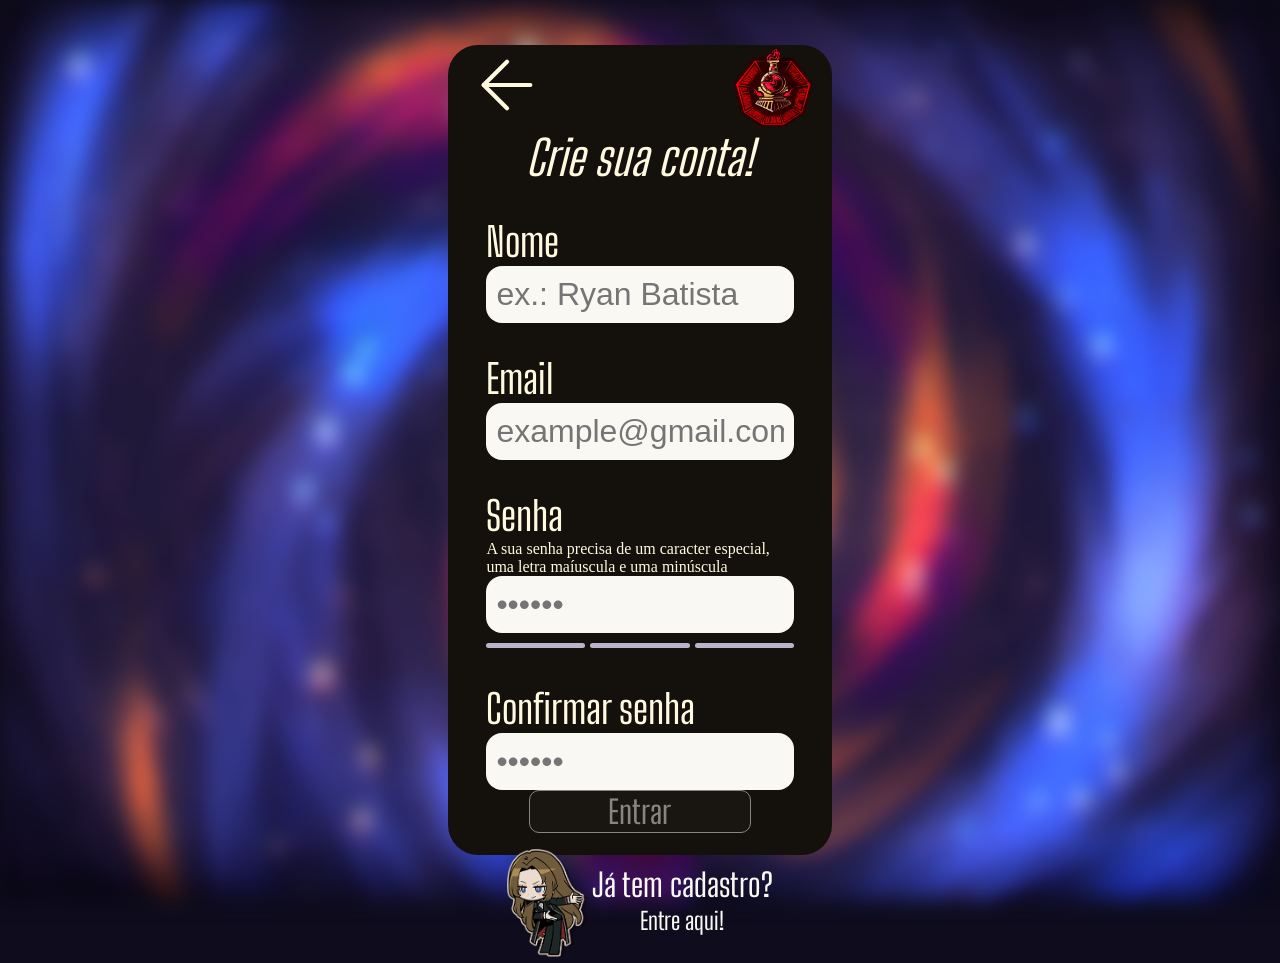
<file: public/cad/cad.html>
<!DOCTYPE html>
<html lang="en">

<head>
  <meta charset="UTF-8">
  <meta name="viewport" content="width=device-width, initial-scale=1.0">
  <link rel="stylesheet" href="cad.css">
  <script src="script.js"></script>

  <title>Register</title>
</head>

<body>
  <main class="site">
    <img src="../assets/Star.webp" alt="" class="background-img">
    <div id="register-area">
      <div id="register-card">

        <div id="register-images">
          <a href="../index.html">
            <img src="../assets/arrow-left.svg" alt="" class="register-img">
          </a>
          <img src="../assets/Site-logo.webp" alt="" class="register-img">
        </div>

        <div id="register-body">
          <span id="register-title">Crie sua conta!</span>
          <div class="user-Info">
            <label for="userName">Nome</label>
            <input type="text" class="user-input" id="userName" placeholder='ex.: Ryan Batista'>
          </div>
          <div class="user-Info">
            <label for="userEmail">Email</label>
            <input type="email" class="user-input" id="userEmail" placeholder='example@gmail.com'>
          </div>
          <div class="user-Info">
            <label for="userPwd">Senha</label>
            <div class="senha">A sua senha precisa de um caracter especial, uma letra maíuscula e uma minúscula</div>
            <input type="password" class="user-input" id="userPwd" placeholder='••••••' oninput="verificarSenhaIgual(); verificarNivel(userPwd.value)">
            <span id="pwdState">
              <div class="bar" id="b1"></div>
              <div class="bar" id="b2"></div>
              <div class="bar" id="b3"></div>
            </span>
            <div id="status"></div>
          </div>
          <div class="user-Info">
            <label for="userPwdConfirm">Confirmar senha</label>
            <div id="extra"></div>
            <input type="password" class="user-input" id="userPwdConfirm" placeholder='••••••'
            oninput="verificarSenhaIgual()">
          </div>
        </div>

        <div id="form-footer">
          <button onclick="entrar()" id="button-form" disabled="true">
            Entrar
          </button>
          <div id="form-cad">
            <img src="../assets/rodya.png" alt="">
            <a href="../cad/cad.html" style="text-decoration: none;">
              <div id="form-sender" >
                <span class="call" id="call-not">Já tem cadastro?</span> 
                <span class="call" id="call-enter">Entre aqui!</span>
              </div>
            </a>
          </div>
        </div>
      </div>
    </div>
  </main>
</body>

</html>
</file>
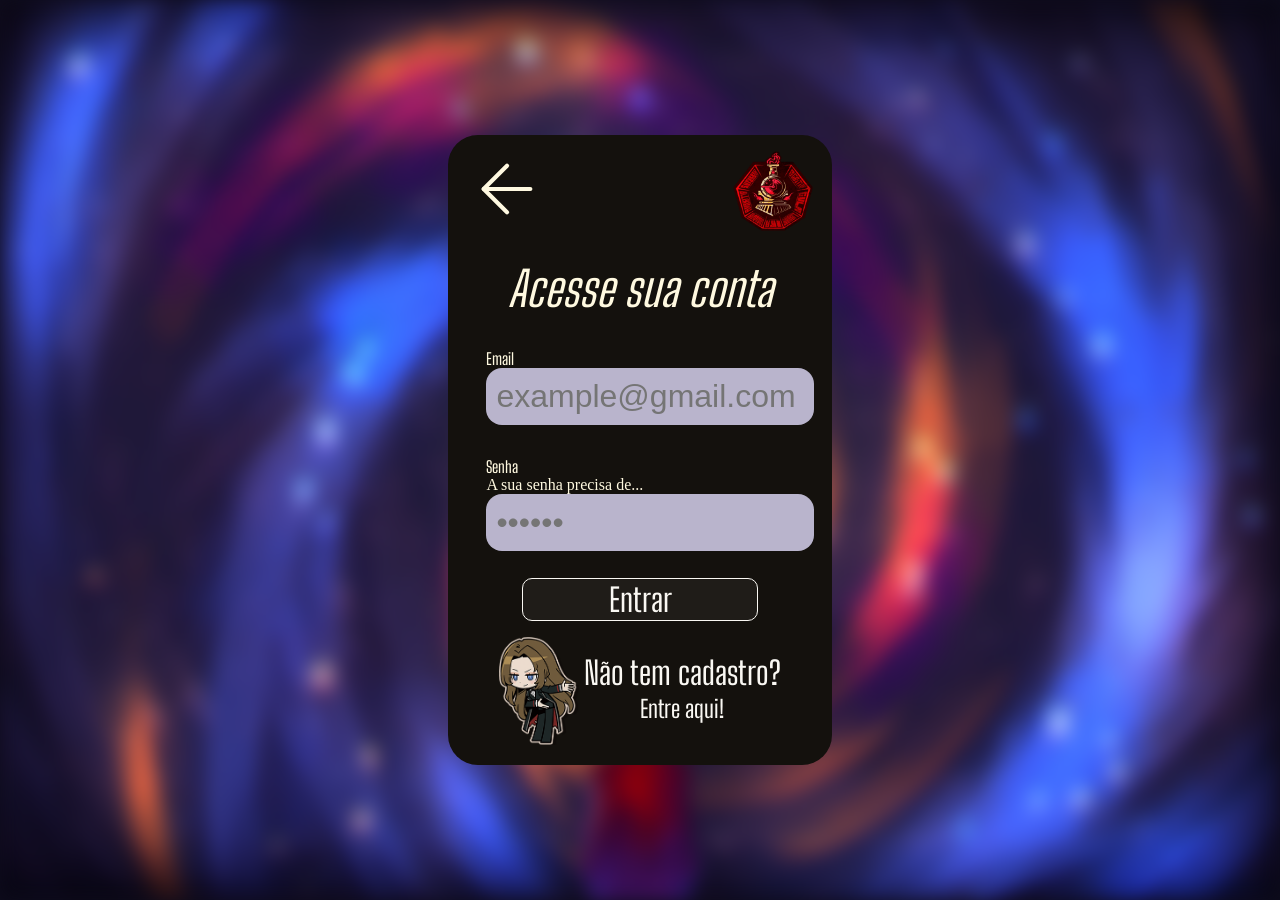
<file: public/login/login.html>
<!DOCTYPE html>
<html lang="en">

<head>
  <meta charset="UTF-8">
  <meta name="viewport" content="width=device-width, initial-scale=1.0">
  <link rel="stylesheet" href="login.css">
  <script src="script.js"></script>

  <title>Login</title>
</head>

<body>
  <main class="site">
    <img src="../assets/Star.webp" alt="" class="background-img">
    <div id="login-area">
      <div id="login-card">

        <div id="login-images">
          <a href="../index.html">
            <img src="../assets/arrow-left.svg" alt="" class="login-img">
          </a>
          <img src="../assets/Site-logo.webp" alt="" class="login-img">
        </div>

        <div id="login-body">
          <span id="login-title">Acesse sua conta</span>
          <div class="user-Info">
            <label for="userEmail">Email</label>
            <input type="email" class="user-input" id="userEmail" placeholder='example@gmail.com'>
          </div>
          <div class="user-Info">
            <label for="userPwd">Senha</label>
            <div class="senha">A sua senha precisa de...</div>
            <input type="password" class="user-input" id="userPwd" placeholder='••••••'>
          </div>
        </div>
        <div id="form-footer">
          <button onclick="entrar()" id="button-form">Entrar</button>
          <div id="form-cad">
            <img src="../assets/rodya.png" alt="">
            <a href="../cad/cad.html" style="text-decoration: none;">
              <div id="form-sender" >
                <span class="call" id="call-not">Não tem cadastro?</span> 
                <span class="call" id="call-enter">Entre aqui!</span>
              </div>
            </a>
          </div>
        </div>
      </div>
    </div>
  </main>
</body>

</html>
</file>
<file: public/cad/cad.css>
@import url('https://fonts.googleapis.com/css2?family=Big+Shoulders:opsz,wght@10..72,100..900&family=Montserrat:ital,wght@0,100..900;1,100..900&display=swap');
@font-face {
    font-family: 'Tagmarker';
    src: url('../fonts/tagmarker/Tagmarker.woff2') format('woff2'),
        url('../fonts/tagmarker/Tagmarker.woff') format('woff');
    font-weight: normal;
    font-style: normal;
    font-display: swap;
}

:root{
  --font-big-shoulders: 'Big Shoulders';
  --font-tagmarker: 'Tagmarker';

  --color-ink-900: #14110d;
  --color-ink-800: #1f1c18;
  --color-ink-600: #4a453e;
  --color-ink-500: #6b655c;
  --color-ink-200: #d9d5cc;

  --color-night-950: #07060f;
  --color-night-900: #0e0c1d;

  --color-paper:     #faf8f3;
  --color-input-unfocus:  #b9b4cc;
  --color-input-bg:  #fdf6e3;

  --color-crimson-100: #ffdfdf;
  --color-crimson-200: #ffc5c5;
  --color-crimson-300: #ff9d9d;
  --color-crimson-400: #ff6464;
  --color-crimson-500: #f02d2d;
  --color-crimson-600: #bd0000;
  --color-crimson-700: #9b0000;
  --color-crimson-800: #820000;
  --color-crimson-900: #6b0a0a;
  --color-crimson-950: #3b0000;

  --color-gold-100:  #fff9e0;
  --color-gold-200: #ffe27a;
  --color-gold-300: #fcd44a;
  --color-gold-400: #f5c518;
  --color-gold-500: #f1bf02;

  --bg-page: var(--color-ink-900);
  --bg-surface: var(--color-ink-800);
  --title-text: var(--color-gold-500);
  --accent-color: var(--color-crimson-600);
  --text-secondary: var(--color-gold-100); 

  --logo-glow: color-mix(in oklch shorter hue, var(--color-gold-400) 35%, transparent);
}

*, *::before, *::after {
    margin: 0px;
    box-sizing: border-box;
}

body{
  background-color: var(--color-night-900);
  width: 100%;
  height: 100vh;
  color: var(--text-secondary);
}

.site {
  display: flex;
  width: 100%;
  height: 100%;
}

.background-img {
  position: absolute;
  z-index: -1;
  width: 100vw;
  height: 100vh;
  filter: blur(10px);
}

/*
----------------------------------------------
*/

#register-area{
  display: flex;
  flex-direction: column;
  justify-content: center;
  align-items: center;
  width: 100vw;
}

#register-card {
  display: flex;
  flex-direction: column;
  justify-content: space-around;
  align-items: center;
  width: 30vw;
  height: 90vh;
  text-align: center;
  background-color: var(--bg-page);
  border-radius: 30px;
}

#register-body {
  display: flex;
  flex-direction: column;
  width: 80%;
}

#register-title{
  font-size: xxx-large;
  font-family: var(--font-big-shoulders);
  font-style: italic;
}

#register-images{
  display: flex;
  width: 100%;
  flex-direction: row;
  justify-content: space-between;
  align-items: center;
}


.register-img {
  padding: 0 1.2rem 0 1.2rem;
  width: auto;
  height: 5rem;
}

.user-Info {
  display: flex;
  flex-direction: column;
  align-items: start;
  margin-top: 2rem;
}

.user-Info label {
  font-size: 2.5rem;
  color: var(--text-secondary);
  font-family: var(--font-big-shoulders);
}

.user-input {
  color: var(--color-ink-900);
  width: 100%;
  padding: 0.5rem;
  font-size: xx-large;
  border: 2px solid transparent;
  background: var(--color-paper);
  border-radius: 1rem;
}

.user-input:hover {
  background-color: var(--color-input-bg);
  border-color: #f7c667;
}

.user-input:focus {
  outline: none;
  border-color: var(--color-star-400);
}

.senha{
  text-align: start;
}

#pwd-wrapper{
  position: relative;
}

#pwdState{
  display: flex;
  width: 100%;
  gap: 5px;
  margin-bottom: 5px;
  margin-top: 10px;
}

.bar {
  flex: 1;
  height: 5px;
  border-radius: 10rem;
  background-color: var(--color-input-unfocus);
}

#button-form{
  font-family: var(--font-big-shoulders);
  width: 80%;
  font-size: xx-large;
  background-color: var(--bg-surface);
  color: var(--color-paper);
  border: 1px var(--color-paper) solid;
  border-radius: 10px;
}

#button-form:hover {
  background-color: var(--color-input-bg);
  cursor: pointer;
  color: var(--color-night-900);
}

#button-form:disabled {
  cursor: not-allowed;
  opacity: 0.5;
}

#form-footer{
  display: flex;
  flex-direction: column;
  align-items: center;
  gap: 10px;
}

#form-cad{
  display: flex;
  flex-direction: row;
  padding: 6px;
  border-radius: 10px;
}

#form-sender {
  display: flex;
  height: 100%;
  flex-direction: column;
  justify-content: space-evenly;
}

#form-cad img {
  width: 5rem;
  height: auto;
}

.call{
  color: var(--color-paper);
  font-family: var(--font-big-shoulders);
  font-size: xx-large;
  line-height: 0;
  margin-left: 5px;
}

#call-enter {
  font-size: x-large;
}
</file>
<file: public/login/login.css>
@import url('https://fonts.googleapis.com/css2?family=Big+Shoulders:opsz,wght@10..72,100..900&family=Montserrat:ital,wght@0,100..900;1,100..900&display=swap');
@font-face {
    font-family: 'Tagmarker';
    src: url('../fonts/tagmarker/Tagmarker.woff2') format('woff2'),
        url('../fonts/tagmarker/Tagmarker.woff') format('woff');
    font-weight: normal;
    font-style: normal;
    font-display: swap;
}

:root{
  --font-big-shoulders: 'Big Shoulders';
  --font-tagmarker: 'Tagmarker';

  --color-ink-900: #14110d;
  --color-ink-800: #1f1c18;
  --color-ink-600: #4a453e;
  --color-ink-500: #6b655c;
  --color-ink-200: #d9d5cc;

  --color-night-950: #07060f;
  --color-night-900: #0e0c1d;

  --color-paper:     #faf8f3;
  --color-input-unfocus:  #b9b4cc;
  --color-input-bg:  #fdf6e3;

  --color-crimson-100: #ffdfdf;
  --color-crimson-200: #ffc5c5;
  --color-crimson-300: #ff9d9d;
  --color-crimson-400: #ff6464;
  --color-crimson-500: #f02d2d;
  --color-crimson-600: #bd0000;
  --color-crimson-700: #9b0000;
  --color-crimson-800: #820000;
  --color-crimson-900: #6b0a0a;
  --color-crimson-950: #3b0000;

  --color-gold-100:  #fff9e0;
  --color-gold-200: #ffe27a;
  --color-gold-300: #fcd44a;
  --color-gold-400: #f5c518;
  --color-gold-500: #f1bf02;

  --bg-page: var(--color-ink-900);
  --bg-surface: var(--color-ink-800);
  --title-text: var(--color-gold-500);
  --accent-color: var(--color-crimson-600);
  --text-secondary: var(--color-gold-100); 

  --logo-glow: color-mix(in oklch shorter hue, var(--color-gold-400) 35%, transparent);
}

*, *::before, *::after {
    margin: 0px;
}

body{
  background-color: var(--color-night-900);
  width: 100%;
  height: 100vh;
  color: var(--text-secondary);
}

.site {
  display: flex;
  width: 100%;
  height: 100%;
}

.background-img {
  position: absolute;
  z-index: -1;
  width: 100vw;
  height: 100vh;
  filter: blur(10px);
}

/*
----------------------------------------------
*/

#login-area{
  display: flex;
  flex-direction: column;
  justify-content: center;
  align-items: center;
  width: 100vw;
}

#login-card {
  display: flex;
  flex-direction: column;
  justify-content: space-around;
  align-items: center;
  width: 30vw;
  height: 70vh;
  text-align: center;
  background-color: var(--bg-page);
  border-radius: 30px;
}

#login-body {
  display: flex;
  flex-direction: column;
  width: 80%;
}

#login-title{
  font-size: xxx-large;
  font-family: var(--font-big-shoulders);
  font-style: italic;
}

#login-images{
  display: flex;
  width: 100%;
  flex-direction: row;
  justify-content: space-between;
  align-items: center;
}


.login-img {
  padding: 0 1.2rem 0 1.2rem;
  width: auto;
  height: 5rem;
}

.user-Info {
  display: flex;
  flex-direction: column;
  align-items: start;
  margin-top: 2rem;
}

.user-Info label {
  font-size: 1rem;
  color: var(--text-secondary);
  font-family: var(--font-big-shoulders);
}

.user-input {
  color: var(--color-ink-900);
  width: 100%;
  padding: 0.5rem;
  font-size: xx-large;
  border: 2px solid transparent;
  background: var(--color-input-unfocus);
  border-radius: 1rem;
}

.user-input:hover {
  background-color: var(--color-input-bg);
  border-color: #f7c667;
}

.user-input:focus {
  outline: none;
  border-color: var(--color-star-400);
}

#button-form{
  font-family: var(--font-big-shoulders);
  width: 80%;
  font-size: xx-large;
  background-color: var(--bg-surface);
  color: var(--color-paper);
  border: 1px var(--color-paper) solid;
  border-radius: 10px;
}

#button-form:hover {
  background-color: var(--color-input-bg);
  cursor: pointer;
  color: var(--color-night-900);
}

#form-footer{
  display: flex;
  flex-direction: column;
  align-items: center;
  gap: 10px;
}

#form-cad{
  display: flex;
  flex-direction: row;
  padding: 6px;
  border-radius: 10px;
}

#form-sender {
  display: flex;
  height: 100%;
  flex-direction: column;
  justify-content: space-evenly;
}

#form-cad img {
  width: 5rem;
  height: auto;
}

.call{
  color: var(--color-paper);
  font-family: var(--font-big-shoulders);
  font-size: xx-large;
  line-height: 0;
  margin-left: 5px;
}

#call-enter {
  font-size: x-large;
}
</file>
